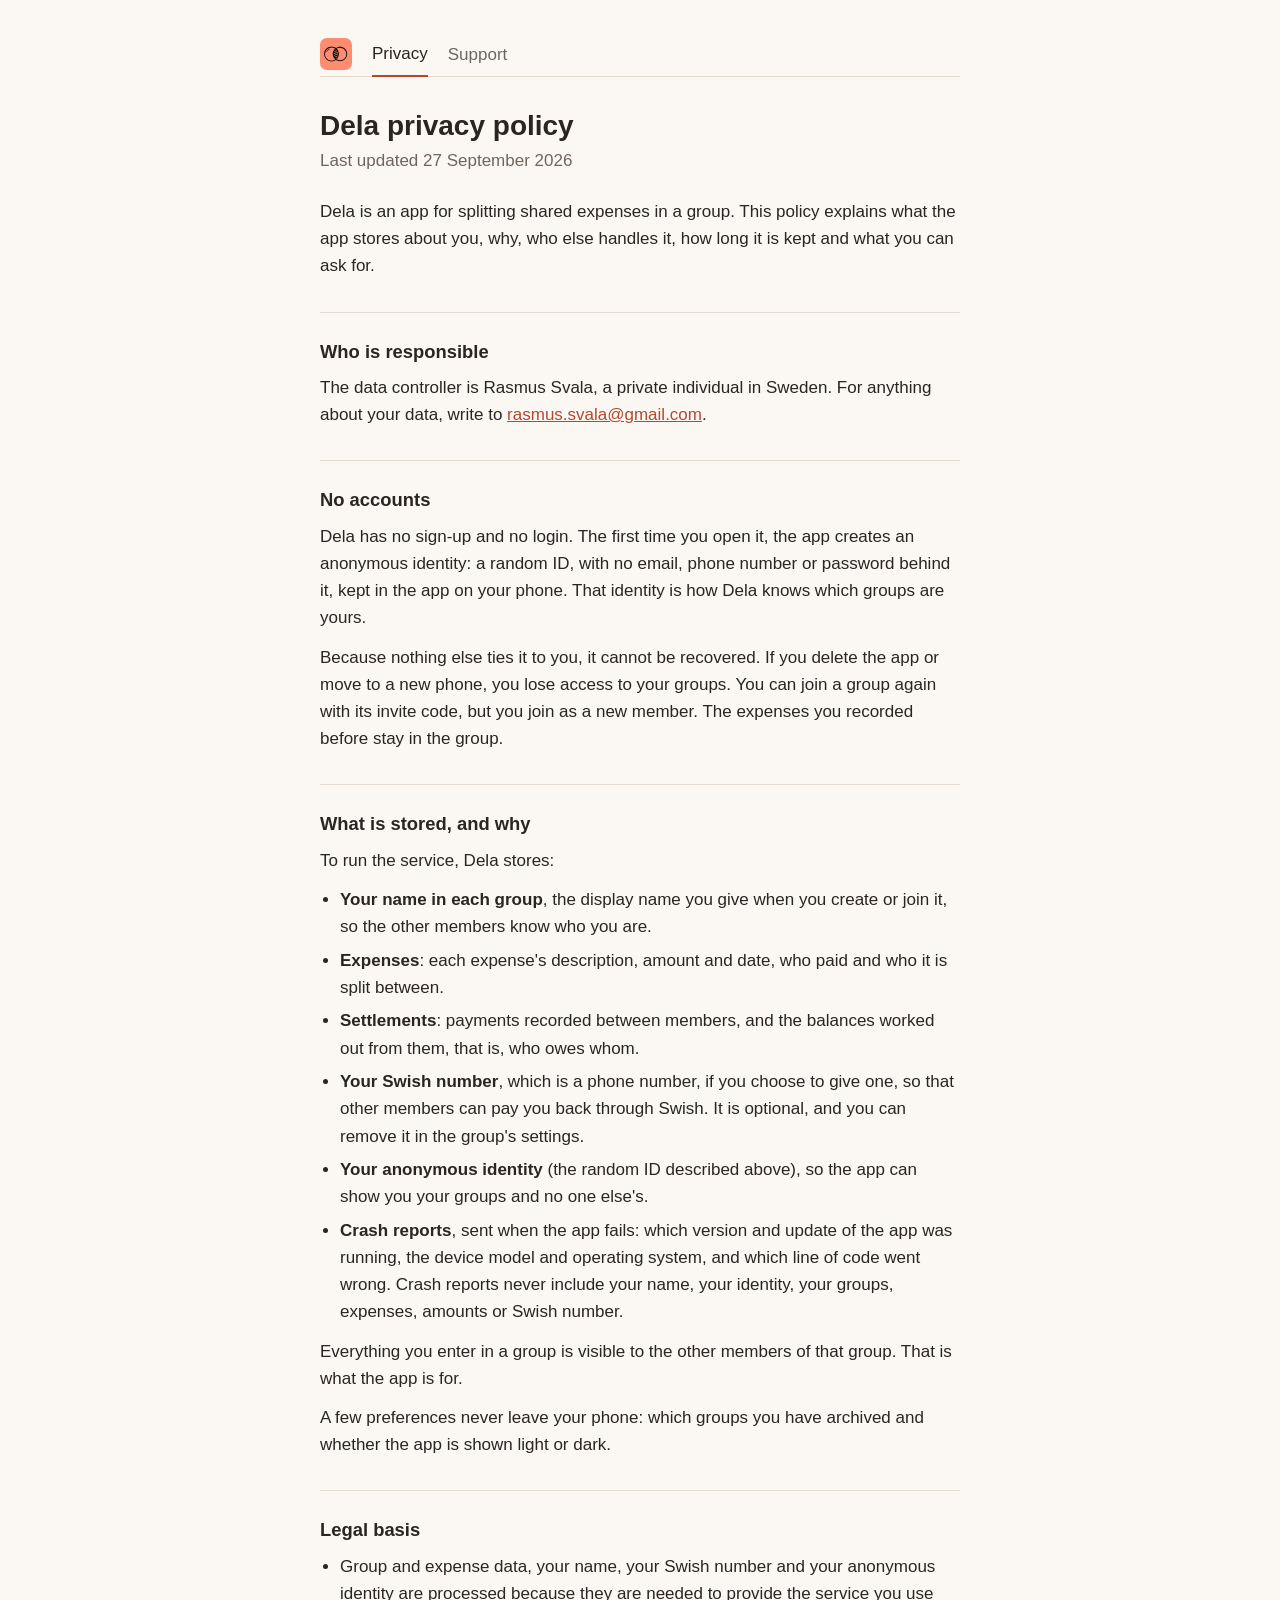
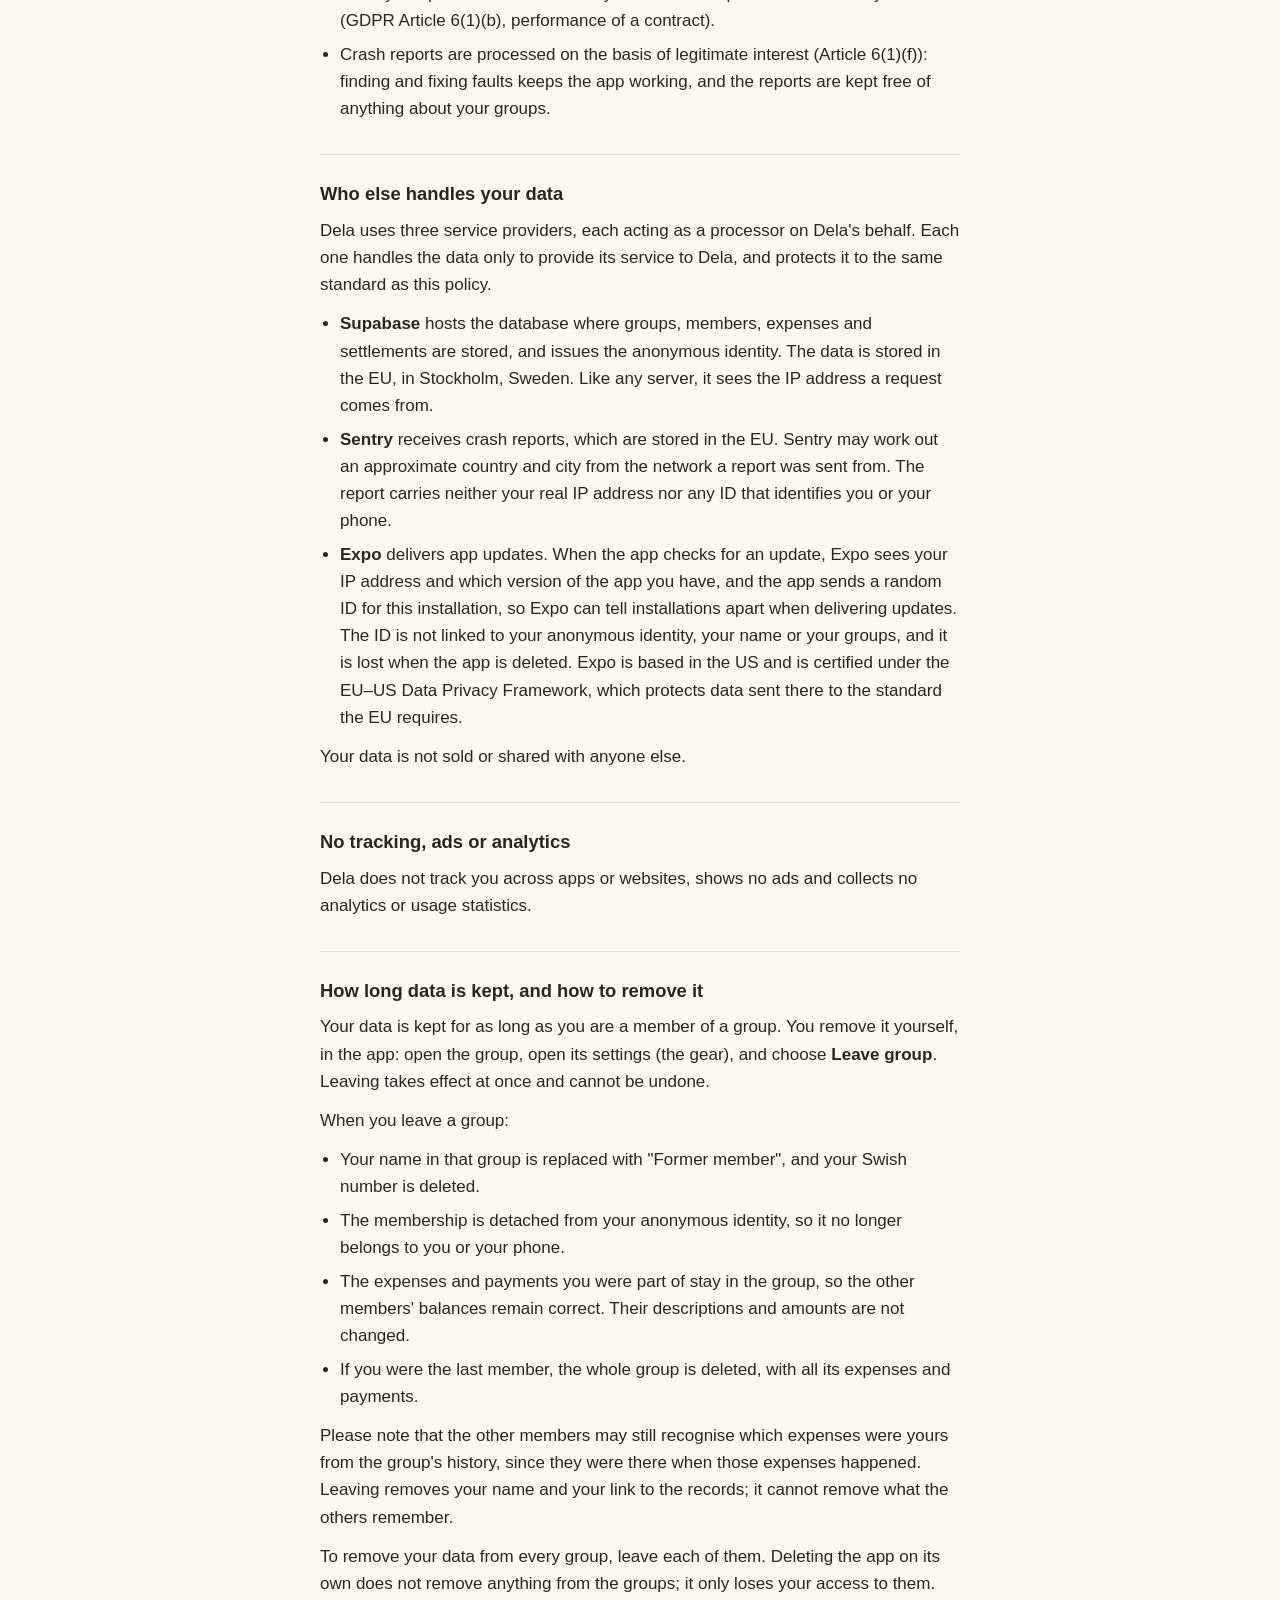
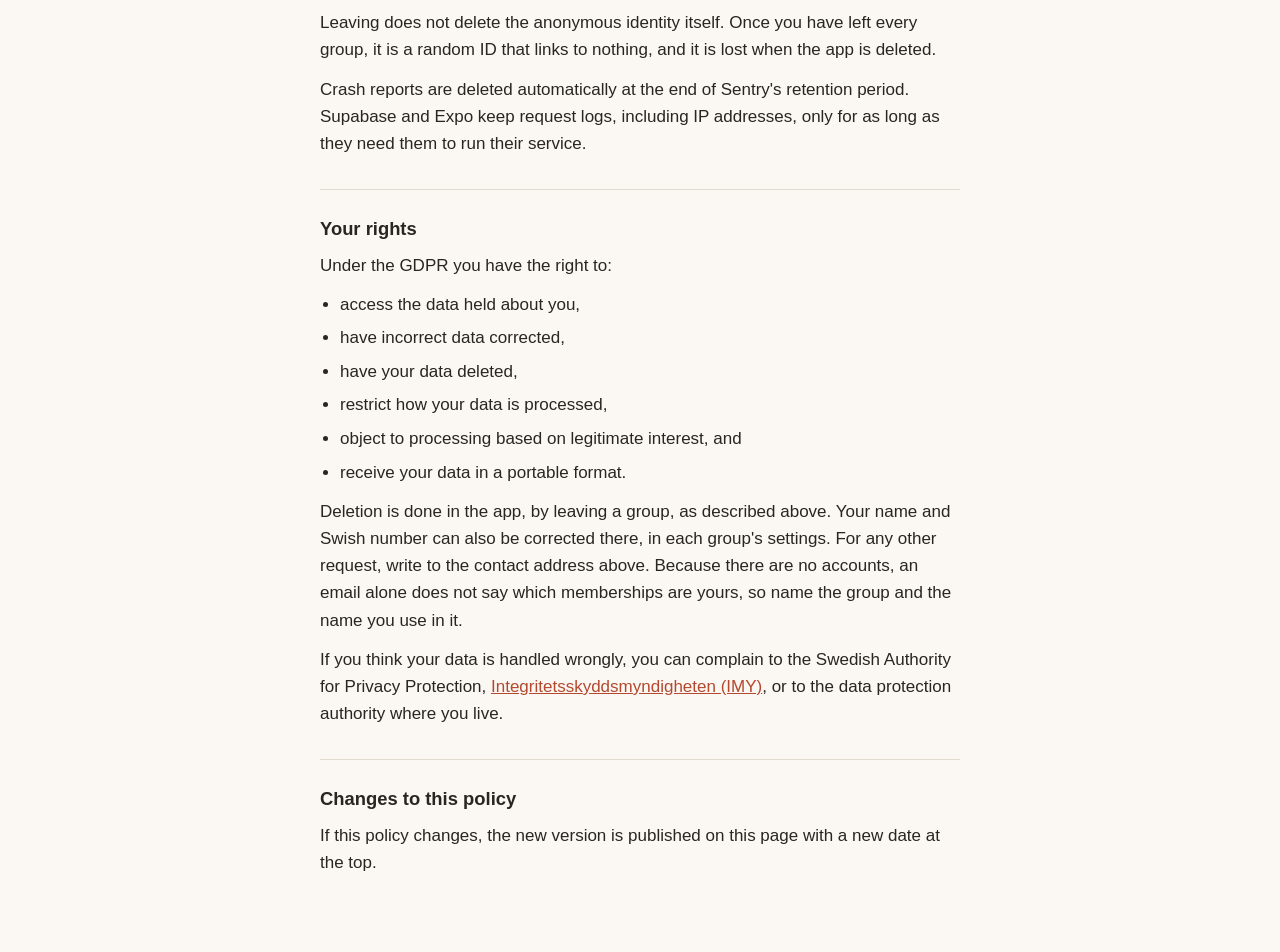
<file: index.html>
<!doctype html>
<html lang="en">
  <head>
    <meta charset="utf-8" />
    <meta name="viewport" content="width=device-width, initial-scale=1" />
    <meta http-equiv="refresh" content="0; url=privacy/" />
    <link rel="canonical" href="privacy/" />
    <title>Dela</title>
    <link rel="icon" type="image/png" sizes="48x48" href="icons/favicon-48.png" />
    <link rel="apple-touch-icon" href="icons/apple-touch-icon.png" />
  </head>
  <body>
    <p><a href="privacy/">Dela privacy policy</a></p>
  </body>
</html>
</file>
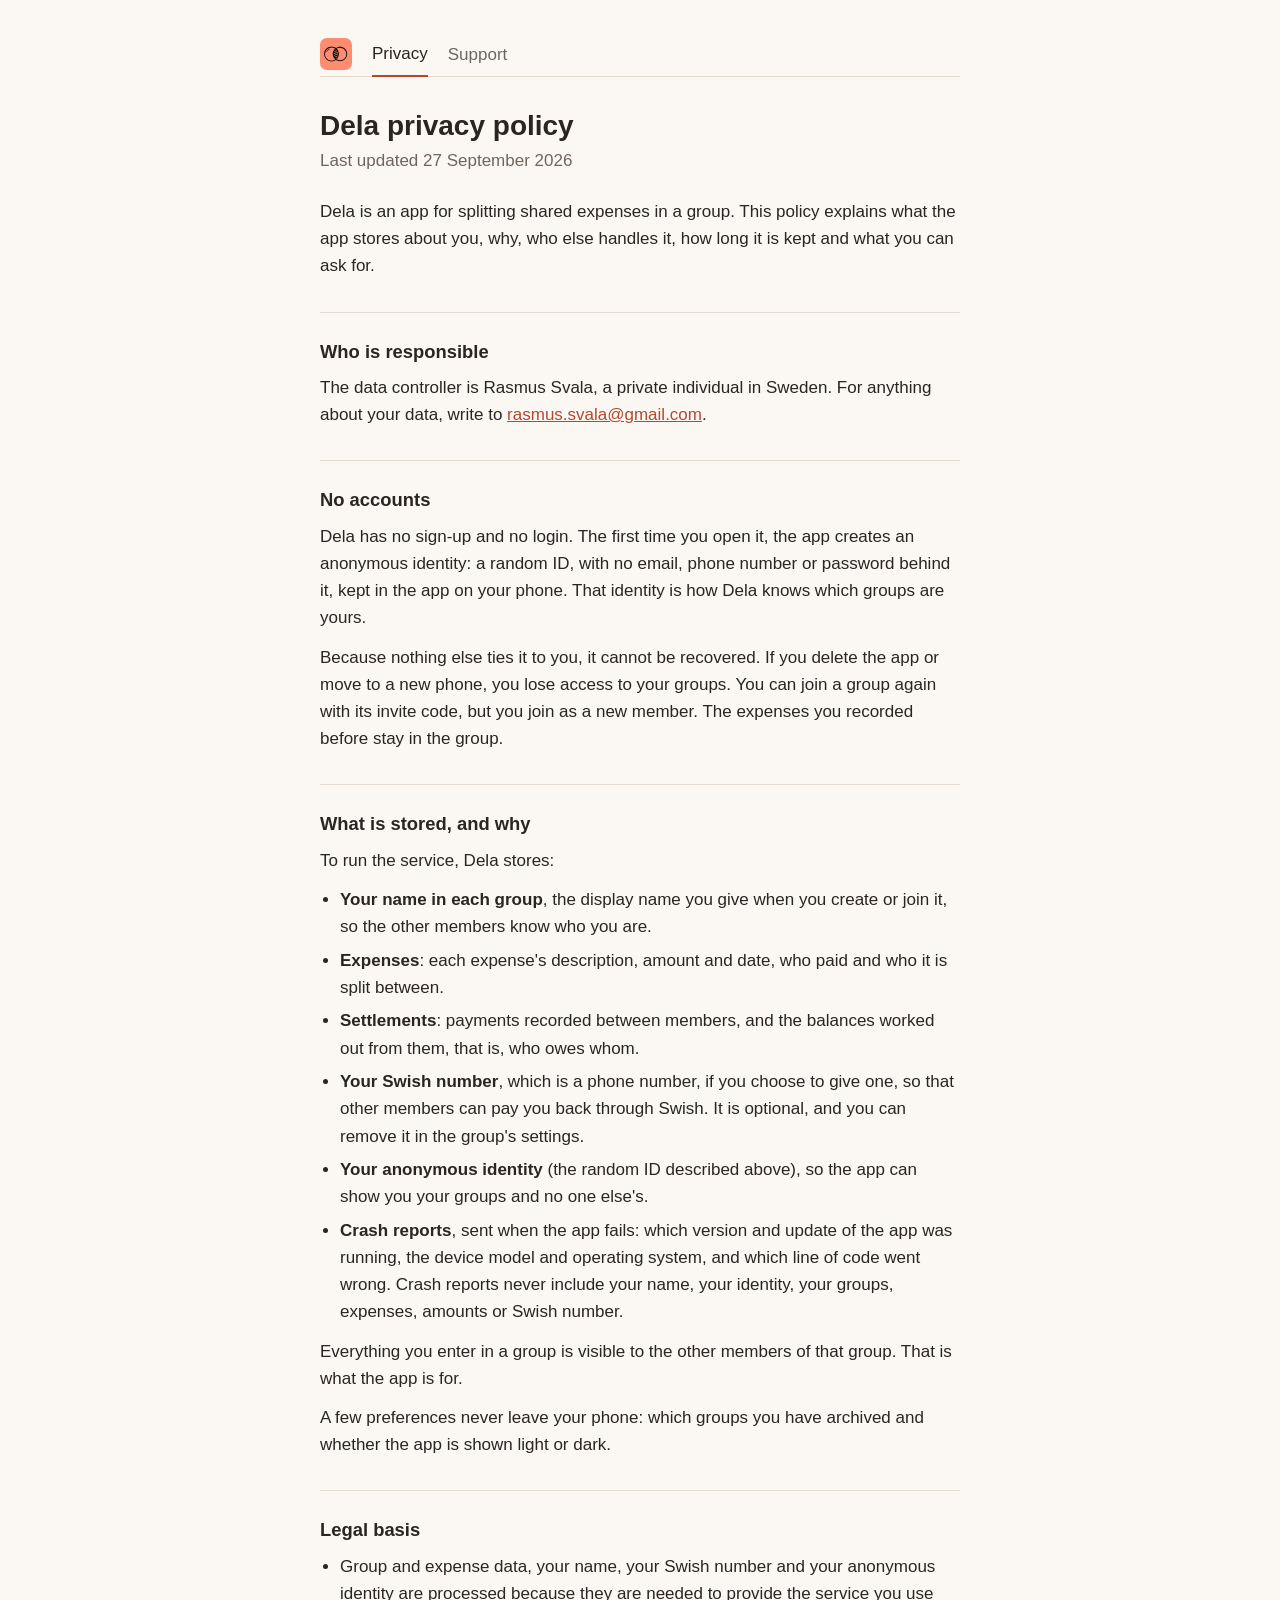
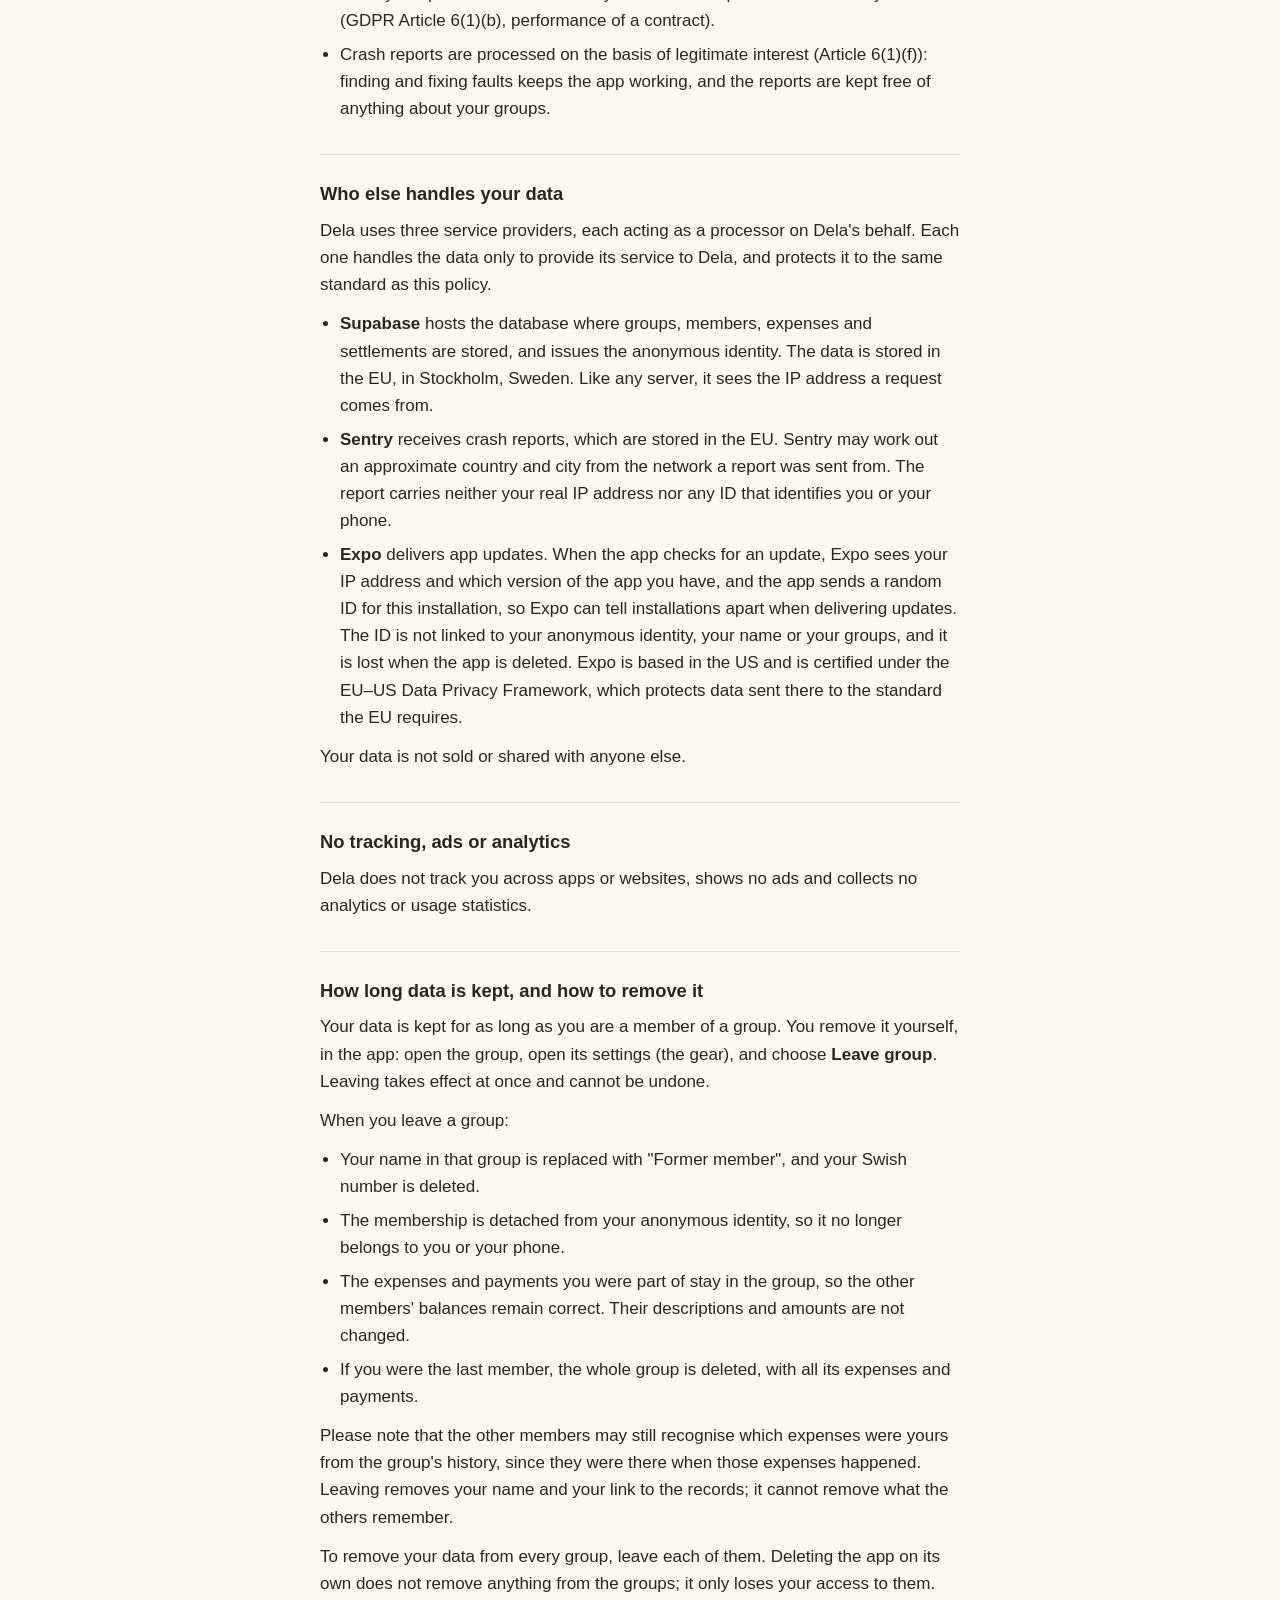
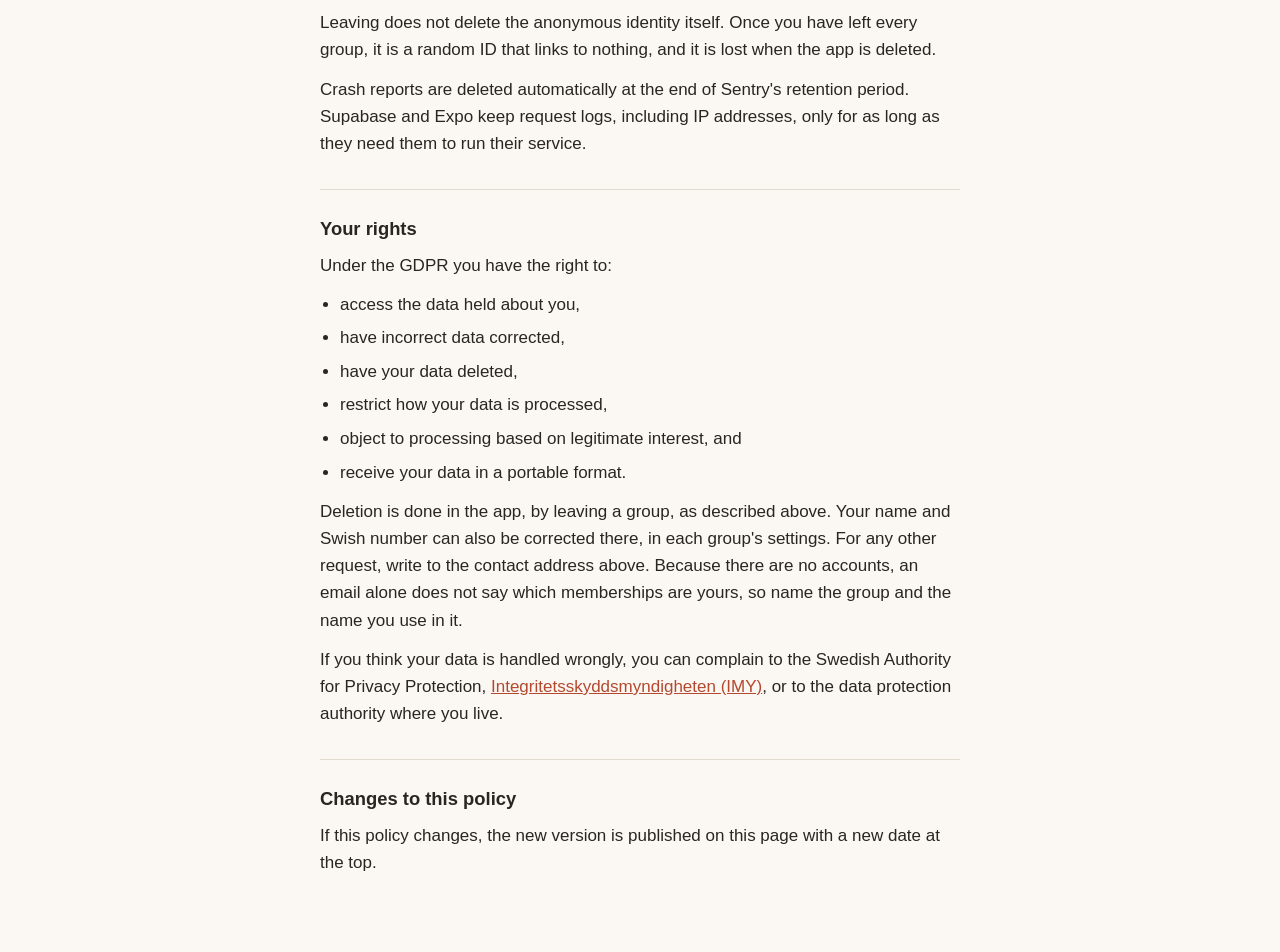
<file: privacy/index.html>
<!doctype html>
<html lang="en">
  <head>
    <meta charset="utf-8" />
    <meta name="viewport" content="width=device-width, initial-scale=1" />
    <title>Dela privacy policy</title>
    <link rel="stylesheet" href="../style.css" />
    <link rel="icon" type="image/png" sizes="48x48" href="../icons/favicon-48.png" />
    <link rel="apple-touch-icon" href="../icons/apple-touch-icon.png" />
  </head>
  <body>
    <main>
      <nav>
        <img class="icon" src="../icons/icon-128.png" alt="Dela" width="32" height="32" />
        <a href="../privacy/" aria-current="page">Privacy</a>
        <a href="../support/">Support</a>
      </nav>
      <h1>Dela privacy policy</h1>
      <p class="updated">Last updated 27 September 2026</p>

      <p>
        Dela is an app for splitting shared expenses in a group. This policy
        explains what the app stores about you, why, who else handles it, how
        long it is kept and what you can ask for.
      </p>

      <h2>Who is responsible</h2>
      <p>
        The data controller is Rasmus Svala, a private individual in Sweden.
        For anything about your data, write to
        <a href="mailto:rasmus.svala@gmail.com"
          >rasmus.svala@gmail.com</a
        >.
      </p>

      <h2>No accounts</h2>
      <p>
        Dela has no sign-up and no login. The first time you open it, the app
        creates an anonymous identity: a random ID, with no email, phone number
        or password behind it, kept in the app on your phone. That identity is
        how Dela knows which groups are yours.
      </p>
      <p>
        Because nothing else ties it to you, it cannot be recovered. If you
        delete the app or move to a new phone, you lose access to your groups.
        You can join a group again with its invite code, but you join as a new
        member. The expenses you recorded before stay in the group.
      </p>

      <h2>What is stored, and why</h2>
      <p>To run the service, Dela stores:</p>
      <ul>
        <li>
          <strong>Your name in each group</strong>, the display name you give
          when you create or join it, so the other members know who you are.
        </li>
        <li>
          <strong>Expenses</strong>: each expense's description, amount and
          date, who paid and who it is split between.
        </li>
        <li>
          <strong>Settlements</strong>: payments recorded between members, and
          the balances worked out from them, that is, who owes whom.
        </li>
        <li>
          <strong>Your Swish number</strong>, which is a phone number, if you
          choose to give one, so that other members can pay you back through
          Swish. It is optional, and you can remove it in the group's settings.
        </li>
        <li>
          <strong>Your anonymous identity</strong> (the random ID described
          above), so the app can show you your groups and no one else's.
        </li>
        <li>
          <strong>Crash reports</strong>, sent when the app fails: which
          version and update of the app was running, the device model and
          operating system, and which line of code went wrong. Crash reports
          never include your name, your identity, your groups, expenses,
          amounts or Swish number.
        </li>
      </ul>
      <p>
        Everything you enter in a group is visible to the other members of that
        group. That is what the app is for.
      </p>
      <p>
        A few preferences never leave your phone: which groups you have
        archived and whether the app is shown light or dark.
      </p>

      <h2>Legal basis</h2>
      <ul>
        <li>
          Group and expense data, your name, your Swish number and your
          anonymous identity are processed because they are needed to provide
          the service you use (GDPR Article 6(1)(b), performance of a
          contract).
        </li>
        <li>
          Crash reports are processed on the basis of legitimate interest
          (Article 6(1)(f)): finding and fixing faults keeps the app working,
          and the reports are kept free of anything about your groups.
        </li>
      </ul>

      <h2>Who else handles your data</h2>
      <p>
        Dela uses three service providers, each acting as a processor on Dela's
        behalf. Each one handles the data only to provide its service to Dela,
        and protects it to the same standard as this policy.
      </p>
      <ul>
        <li>
          <strong>Supabase</strong> hosts the database where groups, members,
          expenses and settlements are stored, and issues the anonymous
          identity. The data is stored in the EU, in Stockholm, Sweden. Like
          any server, it sees the IP address a request comes from.
        </li>
        <li>
          <strong>Sentry</strong> receives crash reports, which are stored in
          the EU. Sentry may work out
          an approximate country and city from the network a report was sent
          from. The report carries neither your real IP address nor any ID
          that identifies you or your phone.
        </li>
        <li>
          <strong>Expo</strong> delivers app updates. When the app checks for
          an update, Expo sees your IP address and which version of the app
          you have, and the app sends a random ID for this installation, so
          Expo can tell installations apart when delivering updates. The ID is
          not linked to your anonymous identity, your name or your groups, and
          it is lost when the app is deleted. Expo is based in the US and is
          certified under the EU–US
          Data Privacy Framework, which protects data sent there to the
          standard the EU requires.
        </li>
      </ul>
      <p>Your data is not sold or shared with anyone else.</p>

      <h2>No tracking, ads or analytics</h2>
      <p>
        Dela does not track you across apps or websites, shows no ads and
        collects no analytics or usage statistics.
      </p>

      <h2>How long data is kept, and how to remove it</h2>
      <p>
        Your data is kept for as long as you are a member of a group. You
        remove it yourself, in the app: open the group, open its settings (the
        gear), and choose <strong>Leave group</strong>. Leaving takes effect at
        once and cannot be undone.
      </p>
      <p>When you leave a group:</p>
      <ul>
        <li>
          Your name in that group is replaced with "Former member", and your
          Swish number is deleted.
        </li>
        <li>
          The membership is detached from your anonymous identity, so it no
          longer belongs to you or your phone.
        </li>
        <li>
          The expenses and payments you were part of stay in the group, so the
          other members' balances remain correct. Their descriptions and
          amounts are not changed.
        </li>
        <li>
          If you were the last member, the whole group is deleted, with all its
          expenses and payments.
        </li>
      </ul>
      <p>
        Please note that the other members may still recognise which expenses
        were yours from the group's history, since they were there when those
        expenses happened. Leaving removes your name and your link to the
        records; it cannot remove what the others remember.
      </p>
      <p>
        To remove your data from every group, leave each of them. Deleting the
        app on its own does not remove anything from the groups; it only loses
        your access to them.
      </p>
      <p>
        Leaving does not delete the anonymous identity itself. Once you have
        left every group, it is a random ID that links to nothing, and it is
        lost when the app is deleted.
      </p>
      <p>
        Crash reports are deleted automatically at the end of Sentry's
        retention period. Supabase and Expo keep request logs, including IP
        addresses, only for as long as they need them to run their service.
      </p>

      <h2>Your rights</h2>
      <p>Under the GDPR you have the right to:</p>
      <ul>
        <li>access the data held about you,</li>
        <li>have incorrect data corrected,</li>
        <li>have your data deleted,</li>
        <li>restrict how your data is processed,</li>
        <li>object to processing based on legitimate interest, and</li>
        <li>receive your data in a portable format.</li>
      </ul>
      <p>
        Deletion is done in the app, by leaving a group, as described above.
        Your name and Swish number can also be corrected there, in each group's
        settings. For any other request, write to the contact address above.
        Because there are no accounts, an email alone does not say which
        memberships are yours, so name the group and the name you use in it.
      </p>
      <p>
        If you think your data is handled wrongly, you can complain to the
        Swedish Authority for Privacy Protection,
        <a href="https://www.imy.se/en/">Integritetsskyddsmyndigheten (IMY)</a>,
        or to the data protection authority where you live.
      </p>

      <h2>Changes to this policy</h2>
      <p>
        If this policy changes, the new version is published on this page with
        a new date at the top.
      </p>
    </main>
  </body>
</html>
</file>
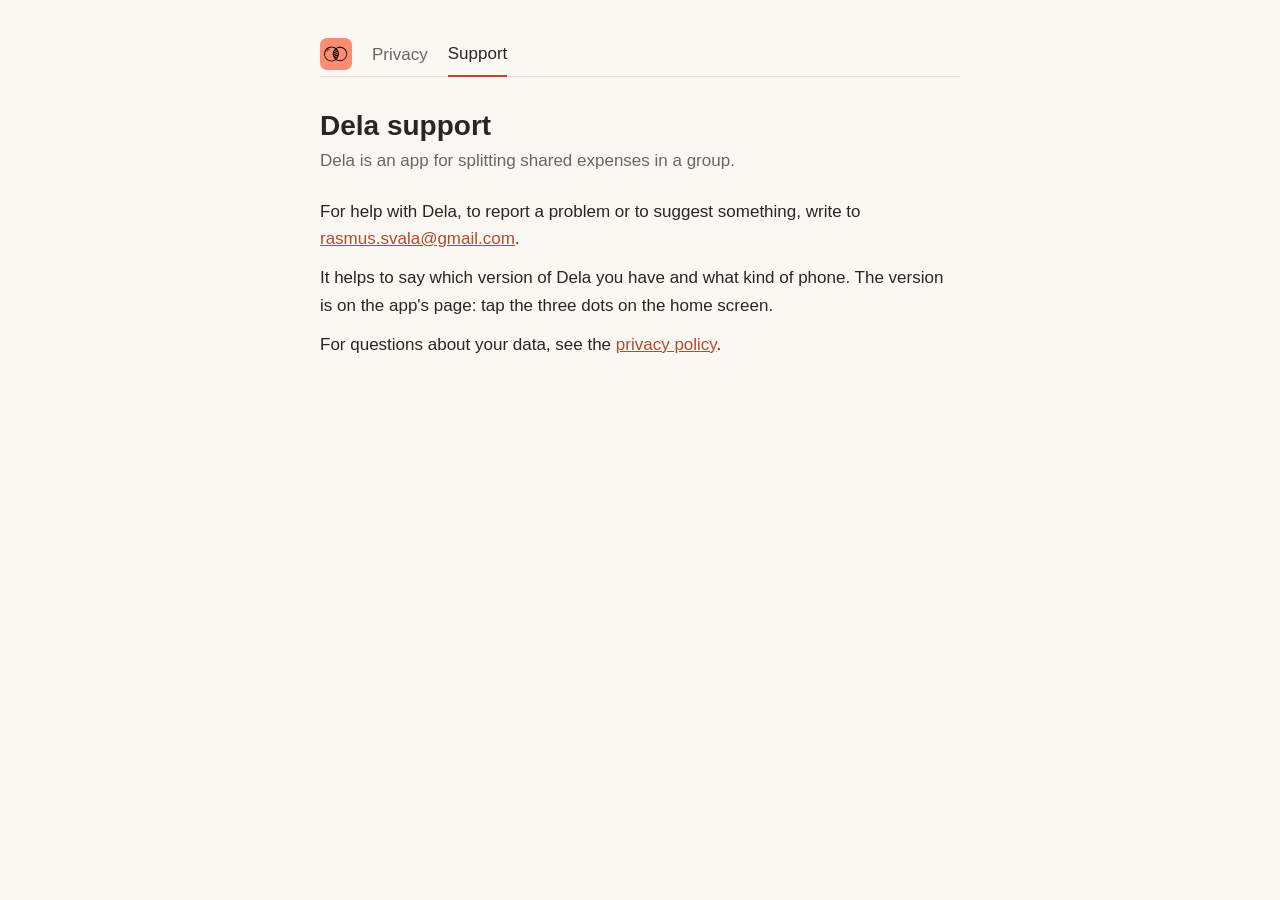
<file: support/index.html>
<!doctype html>
<html lang="en">
  <head>
    <meta charset="utf-8" />
    <meta name="viewport" content="width=device-width, initial-scale=1" />
    <title>Dela support</title>
    <link rel="stylesheet" href="../style.css" />
    <link rel="icon" type="image/png" sizes="48x48" href="../icons/favicon-48.png" />
    <link rel="apple-touch-icon" href="../icons/apple-touch-icon.png" />
  </head>
  <body>
    <main>
      <nav>
        <img class="icon" src="../icons/icon-128.png" alt="Dela" width="32" height="32" />
        <a href="../privacy/">Privacy</a>
        <a href="../support/" aria-current="page">Support</a>
      </nav>
      <h1>Dela support</h1>
      <p class="intro">
        Dela is an app for splitting shared expenses in a group.
      </p>

      <p>
        For help with Dela, to report a problem or to suggest something, write
        to
        <a href="mailto:rasmus.svala@gmail.com"
          >rasmus.svala@gmail.com</a
        >.
      </p>
      <p>
        It helps to say which version of Dela you have and what kind of phone.
        The version is on the app's page: tap the three dots on the home
        screen.
      </p>
      <p>
        For questions about your data, see the
        <a href="../privacy/">privacy policy</a>.
      </p>
    </main>
  </body>
</html>
</file>
<file: style.css>
:root {
  color-scheme: light dark;
  --text: #2b2521;
  --muted: #6f655d;
  --background: #fbf8f4;
  --rule: #e4dbd0;
  --link: #b4492f;
}
@media (prefers-color-scheme: dark) {
  :root {
    --text: #efe8e0;
    --muted: #a89d93;
    --background: #1b1714;
    --rule: #322c28;
    --link: #fd8c70;
  }
}
body {
  margin: 0;
  background: var(--background);
  color: var(--text);
  font: 17px/1.6 -apple-system, BlinkMacSystemFont, "Segoe UI", Roboto,
    sans-serif;
}
main {
  max-width: 40rem;
  margin: 0 auto;
  padding: 2rem 1rem 4rem;
}
h1 {
  font-size: 1.75rem;
  line-height: 1.2;
  margin: 0 0 0.25rem;
}
h2 {
  font-size: 1.15rem;
  margin: 2rem 0 0.5rem;
  padding-top: 1.5rem;
  border-top: 1px solid var(--rule);
}
p,
ul {
  margin: 0 0 0.75rem;
}
ul {
  padding-left: 1.25rem;
}
li {
  margin-bottom: 0.4rem;
}
a {
  color: var(--link);
}
.updated {
  color: var(--muted);
  margin-bottom: 1.5rem;
}
nav {
  display: flex;
  align-items: center;
  gap: 1.25rem;
  margin-bottom: 2rem;
  border-bottom: 1px solid var(--rule);
}
nav .icon {
  border-radius: 22%;
}
nav a {
  padding: 0.5rem 0;
  color: var(--muted);
  text-decoration: none;
}
nav a[aria-current="page"] {
  color: var(--text);
  border-bottom: 2px solid var(--link);
  margin-bottom: -1px;
}
.intro {
  color: var(--muted);
  margin-bottom: 1.5rem;
}
</file>
